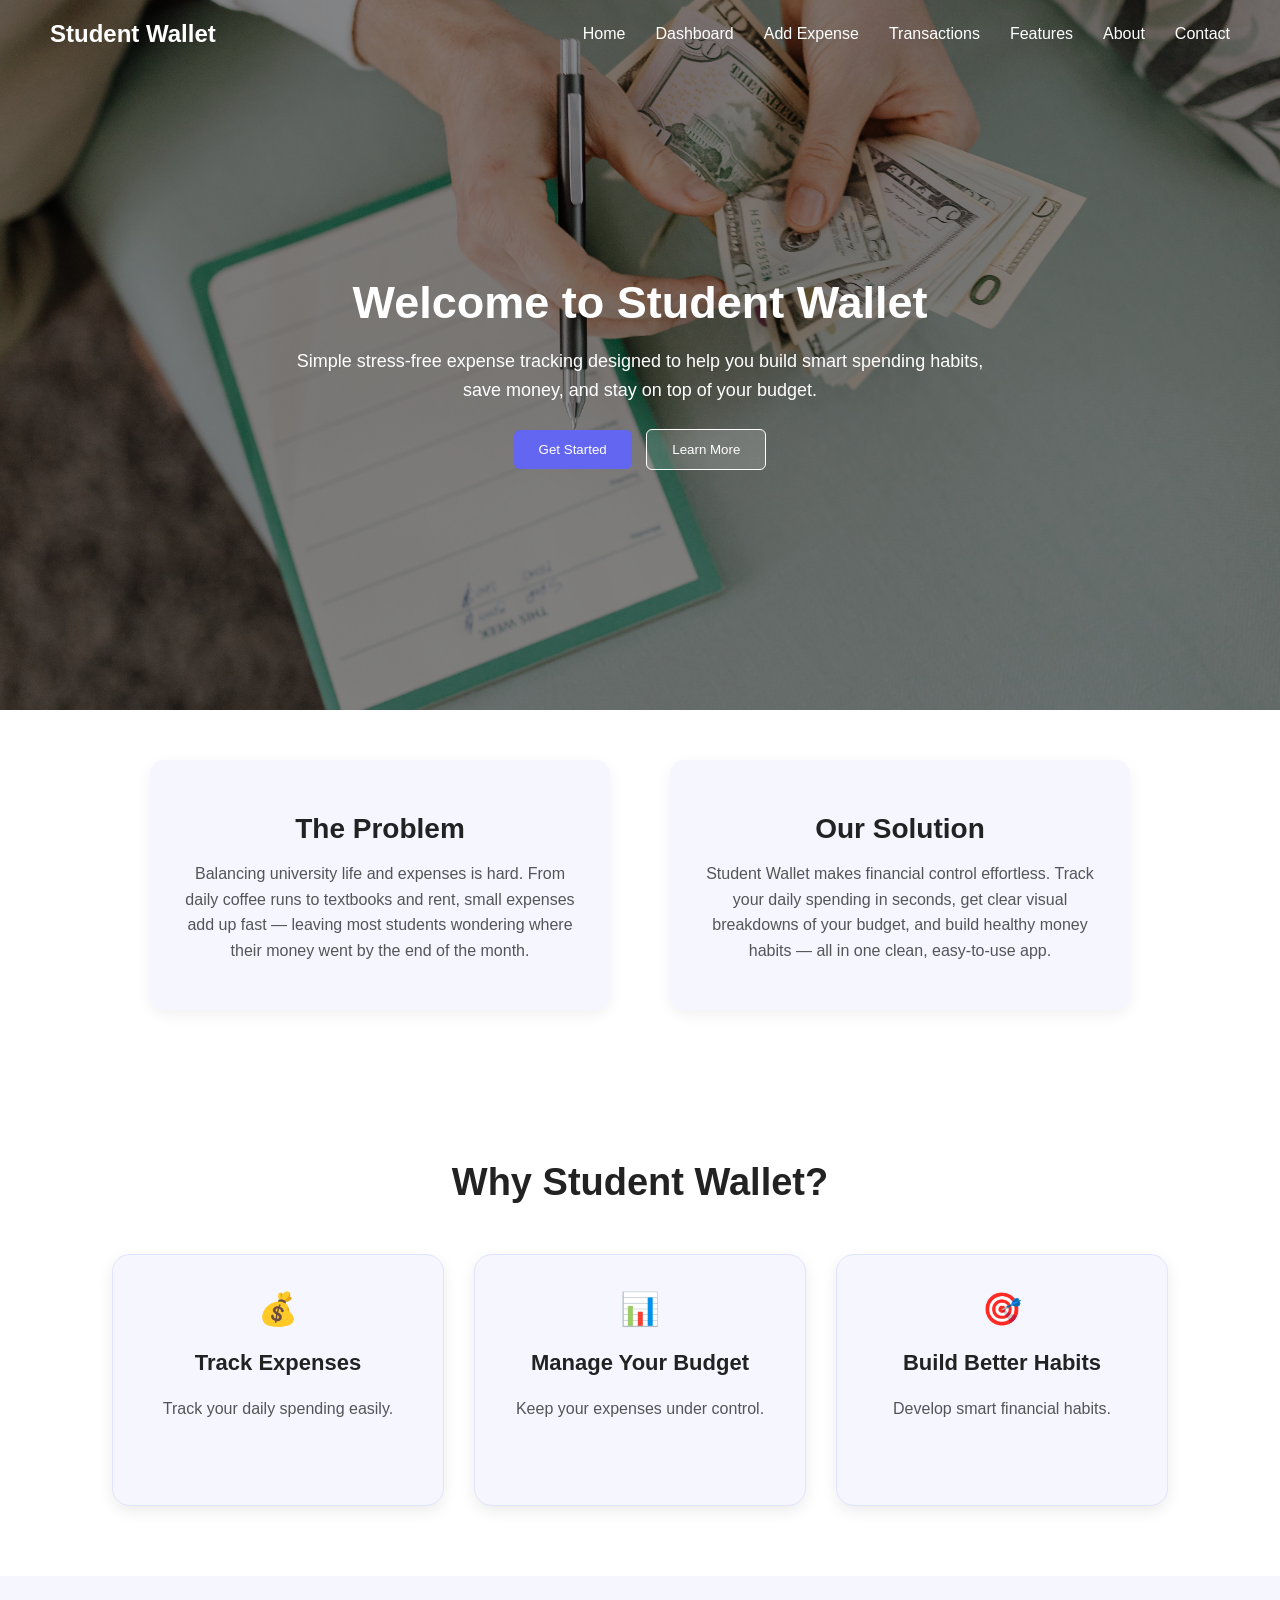
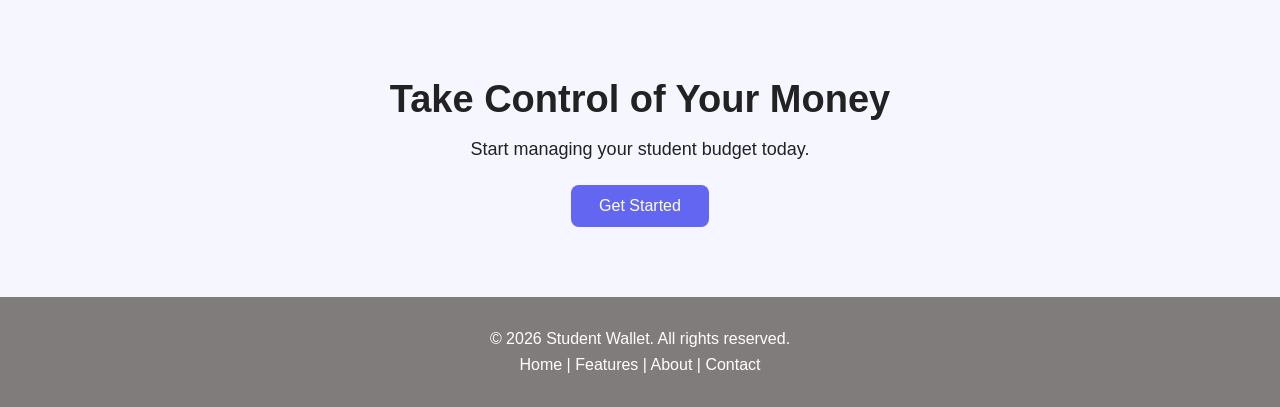
<file: index.html>
<!DOCTYPE html>
<html lang="en">

<head>
  <meta charset="UTF-8">
  <meta name="viewport" content="width=device-width, initial-scale=1.0">
  <title>Student Wallet</title>
  <link rel="stylesheet" href="style.css">
</head>

<body>

  <nav class="navbar">
    <h2>Student Wallet</h2>
    <div class="nav-links">
      <a href="index.html">Home</a>
      <a href="dashboard-folder/index.html">Dashboard</a>
      <a href="Add-Expense/index.html">Add Expense</a>
      <a href="transactions-floder/transactions.html">Transactions</a>
      <a href="#features">Features</a>
      <a href="#about">About</a>
      <a href="#contact">Contact</a>
    </div>
  </nav>

  <section class="hero">
    <div class="caption">
      <h1>Welcome to Student Wallet</h1>
      <p>
        Simple stress-free expense tracking designed to help you build
        smart spending habits, save money, and stay on top of your budget.
      </p>
      <div class="hero-buttons">
        <a href="dashboard-folder/index.html"><button class="btn">Get Started</button></a>
        <button class="btn btn-outline">Learn More</button>
      </div>
    </div>
  </section>

  <section class="main-content" id="about">
    <div class="problem">
      <h2>The Problem</h2>
      <p>
        Balancing university life and expenses is hard. From daily coffee
        runs to textbooks and rent, small expenses add up fast — leaving
        most students wondering where their money went by the end of the month.
      </p>
    </div>

    <div class="solution">
      <h2>Our Solution</h2>
      <p>
        Student Wallet makes financial control effortless. Track your daily
        spending in seconds, get clear visual breakdowns of your budget,
        and build healthy money habits — all in one clean, easy-to-use app.
      </p>
    </div>
  </section>

  <section class="features" id="features">
    <h2>Why Student Wallet?</h2>
    <div class="feature-cards">
      <div class="feature-card">
        <div class="feature-icon">💰</div>
        <h3>Track Expenses</h3>
        <p>Track your daily spending easily.</p>
      </div>

      <div class="feature-card">
        <div class="feature-icon">📊</div>
        <h3>Manage Your Budget</h3>
        <p>Keep your expenses under control.</p>
      </div>

      <div class="feature-card">
        <div class="feature-icon">🎯</div>
        <h3>Build Better Habits</h3> 
        <p>Develop smart financial habits.</p>
      </div>
    </div>
  </section>

  <section class="cta" id="contact">
    <h2>Take Control of Your Money</h2>
    <p>Start managing your student budget today.</p>
    <a href="dashboard-folder/index.html"><button>Get Started</button></a>
  </section>

  <footer>
    <p>© 2026 Student Wallet. All rights reserved.</p>
    <p>Home | Features | About | Contact</p>
  </footer>

</body>

</html>
</file>
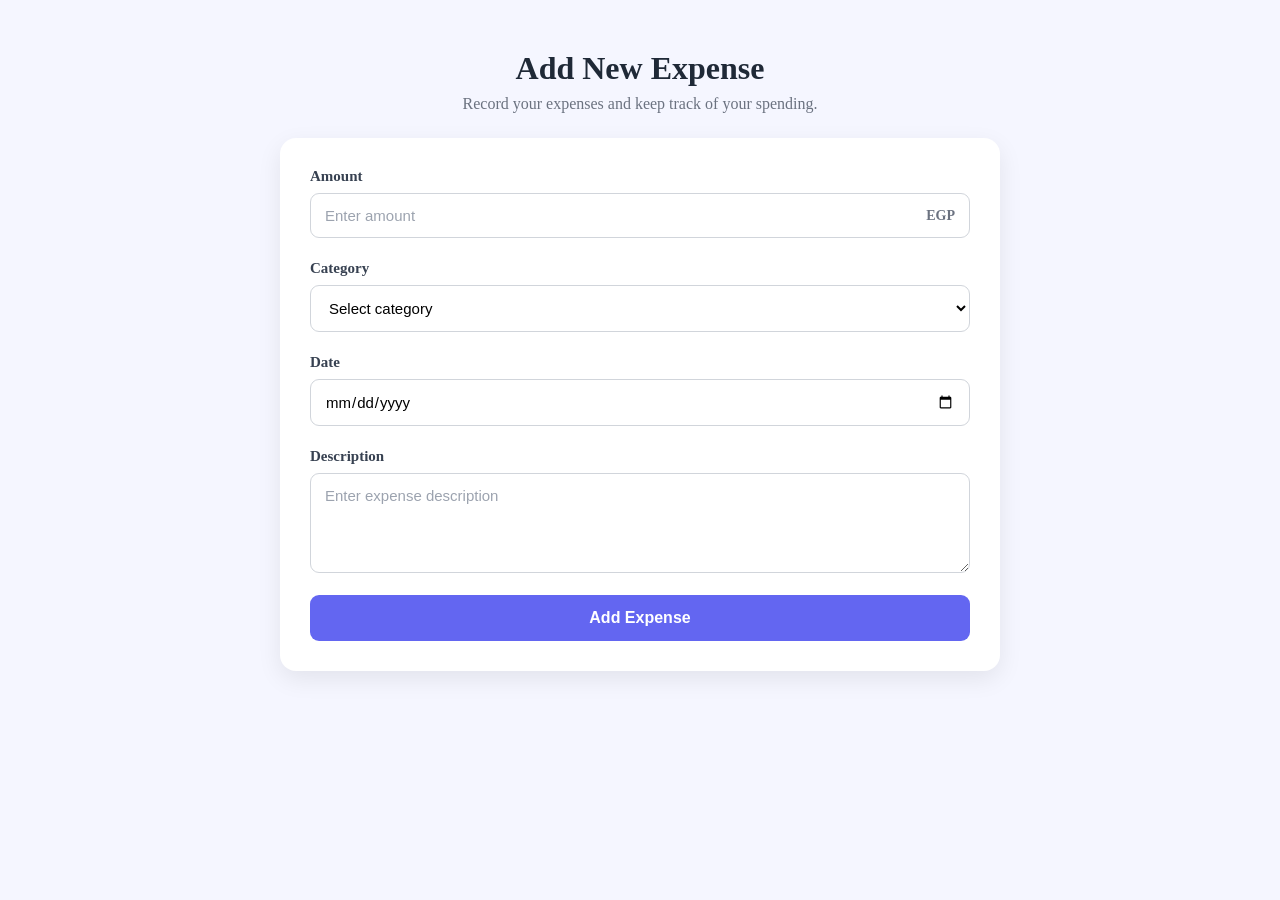
<file: Add-Expense/index.html>
<!DOCTYPE html>
<html lang="en">
<head>
    <meta charset="UTF-8">
    <meta name="viewport" content="width=device-width, initial-scale=1.0">

    <title>Add Expense | Student Wallet</title>

    <link rel="stylesheet" href="style.css">
</head>

<body>

    <section class="add-expense">

        <div class="add-expense-header">
            <h2>Add New Expense</h2>

            <p>
                Record your expenses and keep track of your spending.
            </p>
        </div>


        <form class="expense-form">

        
            <div class="form-group">

                <label for="amount">Amount</label>

                <div class="input-wrapper">

                    <input
                        type="number"
                        id="amount"
                        name="amount"
                        placeholder="Enter amount"
                        min="1"
                        required
                    >

                    <span>EGP</span>

                </div>

                <small class="error-message" id="amountError"></small>

            </div>


            
            <div class="form-group">

                <label for="category">Category</label>

                <select
                    id="category"
                    name="category"
                    required
                >

                    <option value="">Select category</option>

                    <option value="food">Food</option>

                    <option value="transportation">
                        Transportation
                    </option>

                    <option value="education">
                        Education
                    </option>

                    <option value="shopping">
                        Shopping
                    </option>

                </select>

                <small class="error-message" id="categoryError"></small>

            </div>


            
            <div class="form-group">

                <label for="date">Date</label>

                <input
                    type="date"
                    id="date"
                    name="date"
                    required
                >

                <small class="error-message" id="dateError"></small>

            </div>


            
            <div class="form-group">

                <label for="description">Description</label>

                <textarea
                    id="description"
                    name="description"
                    placeholder="Enter expense description"
                    rows="4"
                ></textarea>

            </div>


            
            <button
                type="submit"
                class="add-expense-btn"
            >
                Add Expense
            </button>

        </form>


        <!-- Success Message -->
        <div
            class="success-message"
            id="successMessage"
        >
            Expense added successfully!
        </div>

    </section>


    <script src="script.js"></script>

</body>
</html>
</file>
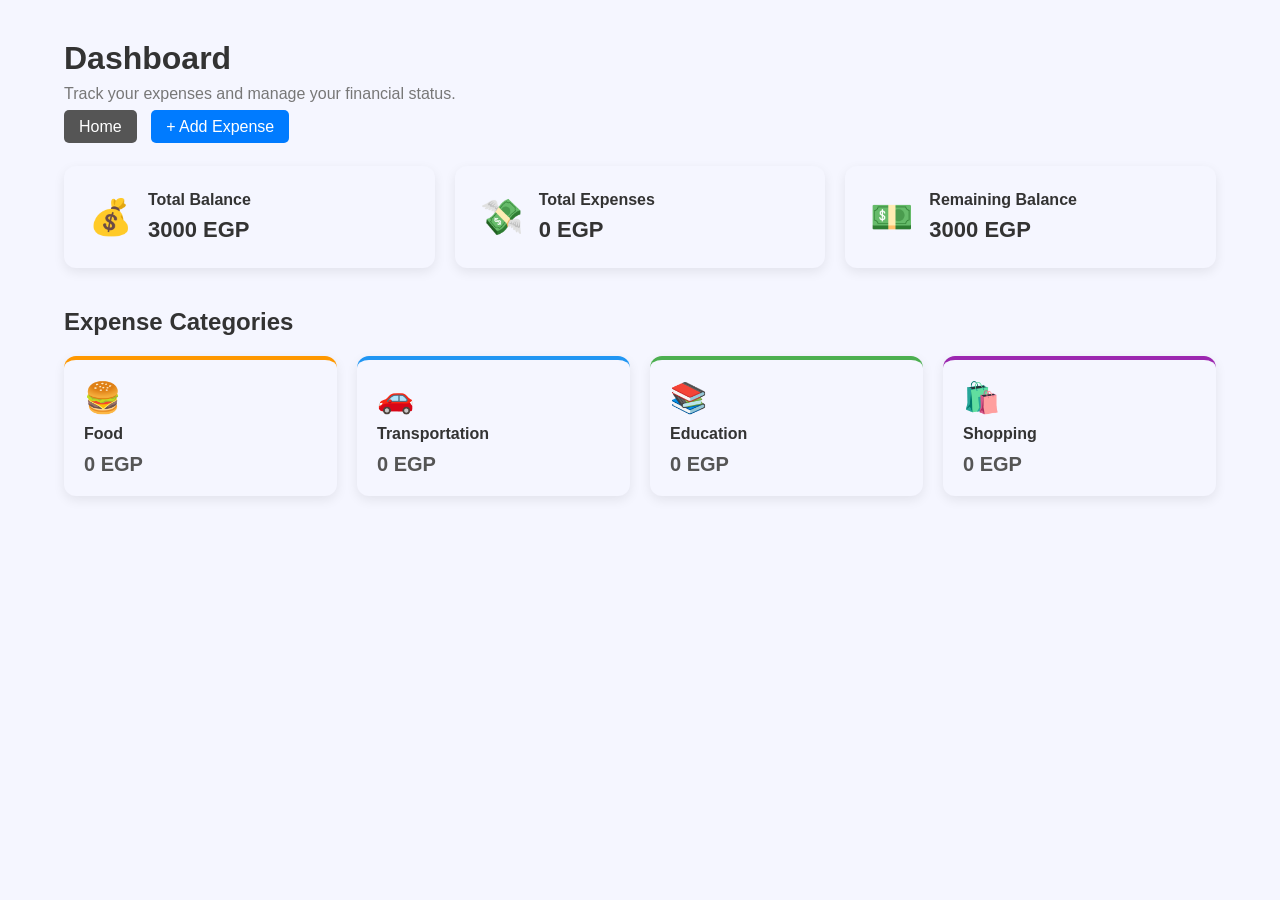
<file: dashboard-folder/index.html>
<!DOCTYPE html>
<html lang="en">
<head>
    <meta charset="UTF-8">
    <meta name="viewport" content="width=device-width, initial-scale=1.0">
    <title>Dashboard</title>

    <link rel="stylesheet" href="css/style.css">
</head>
<body>
    <section class="dashboard">

    <div class="dashboard-header">
        <h1>Dashboard</h1>
        <p>Track your expenses and manage your financial status.</p>
        <div style="margin-top: 15px;">
    <a href="../index.html" style="padding: 8px 15px; background: #555; color: white; text-decoration: none; border-radius: 5px; margin-right: 10px;">Home</a>
    <a href="../Add-Expense/index.html" style="padding: 8px 15px; background: #007bff; color: white; text-decoration: none; border-radius: 5px;">+ Add Expense</a>
</div>
    </div>


<div class="summary-cards">

    <div class="summary-card">
        <div class="card-icon">💰</div>

        <div class="card-content">
            <h3>Total Balance</h3>
            <p id="total-balance">3000 EGP</p>
        </div>
    </div>

    <div class="summary-card">
        <div class="card-icon">💸</div>

        <div class="card-content">
            <h3>Total Expenses</h3>
            <p id="total-expenses">0 EGP</p>
        </div>
    </div>

    <div class="summary-card">
        <div class="card-icon">💵</div>

        <div class="card-content">
            <h3>Remaining Balance</h3>
            <p id="remaining-balance">3000 EGP</p>
        </div>
    </div>

</div>


<section class="expense-categories">

    <h2>Expense Categories</h2>

<div class="category-cards">

    <div class="category-card">
        <div class="category-icon">🍔</div>
        <h3>Food</h3>
        <p id="food-expenses">0 EGP</p>
    </div>

    <div class="category-card">
        <div class="category-icon">🚗</div>
        <h3>Transportation</h3>
        <p id="transportation-expenses">0 EGP</p>
    </div>

    <div class="category-card">
        <div class="category-icon">📚</div>
        <h3>Education</h3>
        <p id="education-expenses">0 EGP</p>
    </div>

    <div class="category-card">
        <div class="category-icon">🛍️</div>
        <h3>Shopping</h3>
        <p id="shopping-expenses">0 EGP</p>
    </div>

</div>
</section>
</section>
<script src="js/script.js"></script>

</body>
</html>
</file>
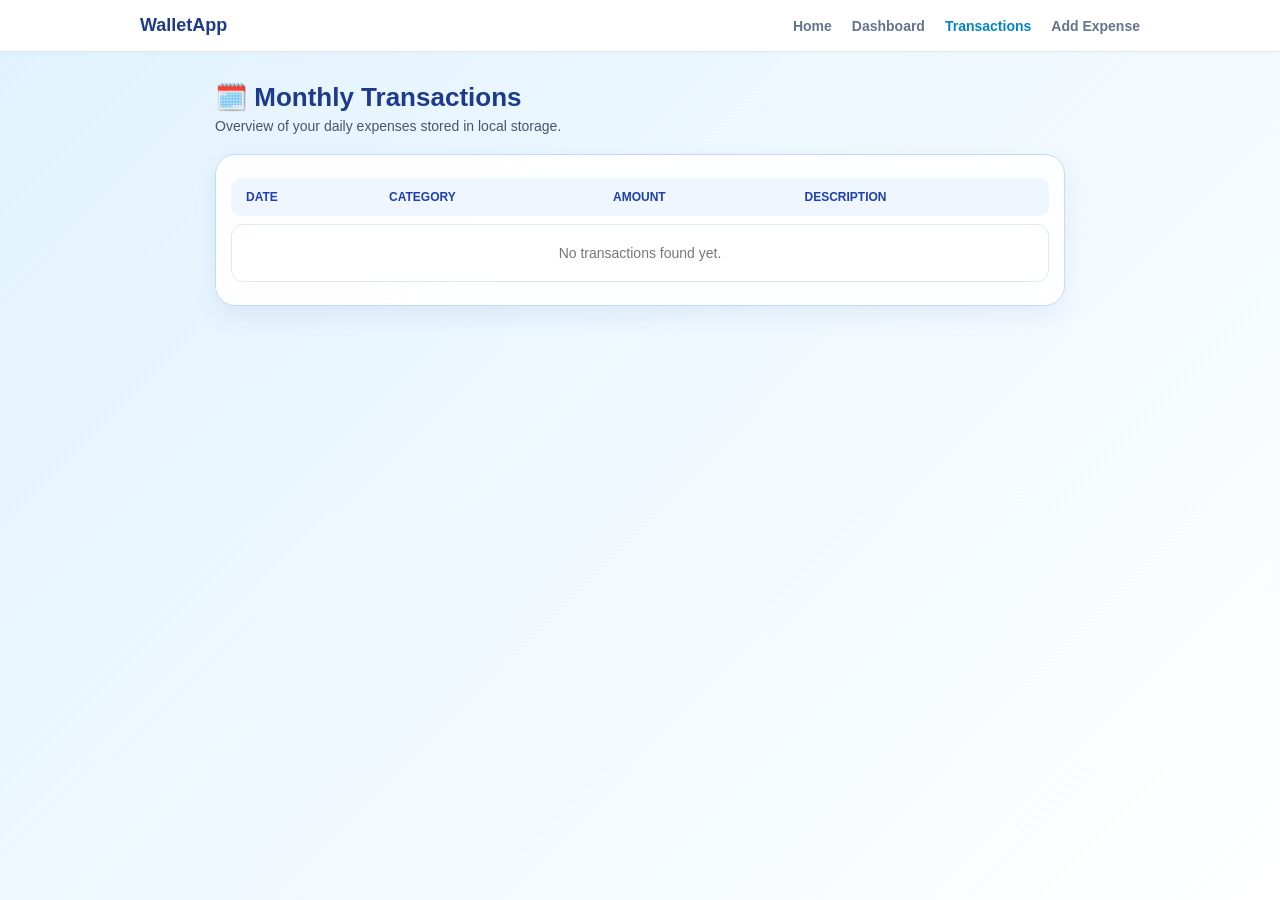
<file: transactions-floder/index.html>
<!DOCTYPE html>
<html lang="en">
<head>
    <meta charset="UTF-8">
    <meta name="viewport" content="width=device-width, initial-scale=1.0">
    <title>Transactions - Student Wallet</title>
    <link rel="stylesheet" href="style.css">
</head>
<body>

    <nav class="navbar">
        <div class="nav-container">
            <span class="logo">WalletApp</span>
            <ul class="nav-links">
                <li><a href="index.html">Home</a></li>
                <li><a href="dashboard.html">Dashboard</a></li>
                <li><a href="transactions.html" class="active">Transactions</a></li>
                <li><a href="add-expense.html">Add Expense</a></li>
            </ul>
        </div>
    </nav>

    <div class="my-container">
        <div class="main-header">
            <h1>🗓️ Monthly Transactions</h1>
            <p>Overview of your daily expenses stored in local storage.</p>
        </div>

        <div class="table-box">
            <table>
                <thead>
                    <tr>
                        <th>DATE</th>
                        <th>CATEGORY</th>
                        <th>AMOUNT</th>
                        <th>DESCRIPTION</th>
                    </tr>
                </thead>
                <tbody id="tableContent">
                </tbody>
            </table>
        </div>
    </div>

    <script src="script.js"></script>
</body>
</html>
</file>
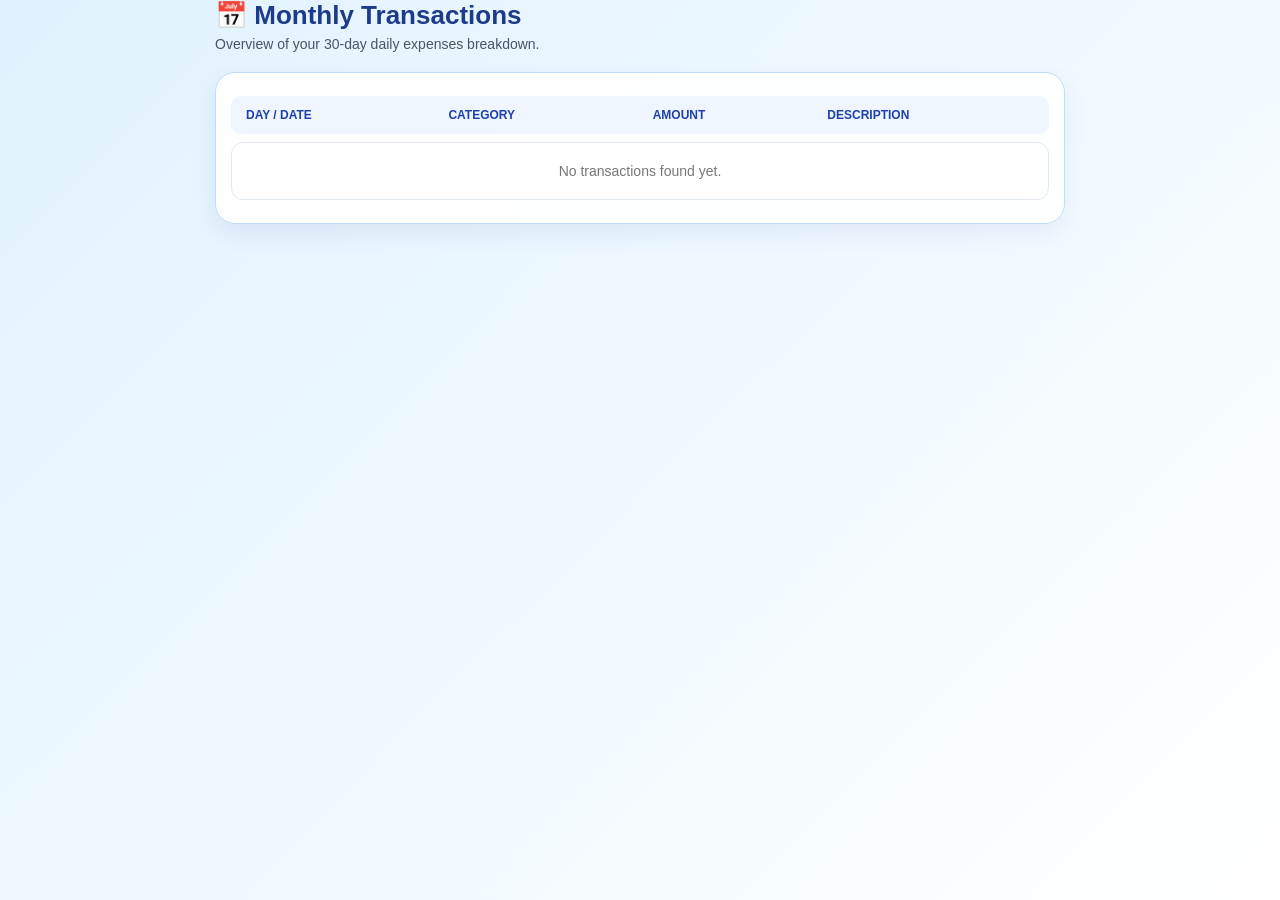
<file: transactions-floder/transactions.html>
<!DOCTYPE html>
<html lang="en">
<head>
    <meta charset="UTF-8">
    <meta name="viewport" content="width=device-width, initial-scale=1.0">
    <title>Transactions</title>
    <link rel="stylesheet" href="style.css">
</head>
<body>

    <div class="my-container">
        <div class="main-header" style="display: flex; justify-content: space-between; align-items: center; flex-wrap: wrap; gap: 15px;">
            <div>
                <h1>📅 Monthly Transactions</h1>
                <p>Overview of your 30-day daily expenses breakdown.</p>
            </div>
            
        </div>

        <div class="table-box">
            <table>
                <thead>
                    <tr>
                        <th>Day / Date</th>
                        <th>Category</th>
                        <th>Amount</th>
                        <th>Description</th>
                    </tr>
                </thead>
                <tbody id="tableContent">
                
                </tbody>
            </table>
        </div>
    </div>

    <script src="script.js"></script>
</body>
</html>
</file>
<file: style.css>
Body {
  font-family: Arial, sans-serif;
  margin: 0;
  color: #222;
}

.navbar {
  display: flex;
  justify-content: space-between;
  align-items: center;
  padding: 20px 50px;

  position: absolute;
  top: 0;
  left: 0;
  width: 100%;
  box-sizing: border-box;

  z-index: 10;
}

.navbar h2 {
  margin: 0;
  font-size: 24px;
  color: white;
}

.nav-links {
  display: flex;
  align-items: center;
  gap: 30px;
}
.nav-links a {
  text-decoration: none;
  color: white;
  transition: color 0.3s ease;
}

.nav-links a:hover {
  color: #6366f1;
}

.nav-links button {
  padding: 10px 20px;
  border: none;
  border-radius: 8px;
  background-color: #6366f1;
  color: white;
  cursor: pointer;
}


.hero {
  background-image:
    linear-gradient(
      rgba(0, 0, 0, 0.45),
      rgba(0, 0, 0, 0.45)
    ),
    url("imge/pexels-karola-g-6328880.jpg");

  background-position: center;
  background-size: cover;
  background-repeat: no-repeat;

  min-height: 70vh;

  display: flex;
  justify-content: center;
  align-items: center;

  text-align: center;
  color: white;

  padding: 40px 20px;
}

.caption {
  max-width: 700px;
}

.caption h1 {
  font-size: 45px;
  margin-bottom: 15px;
}

.caption p {
  font-size: 18px;
  line-height: 1.6;
}

.hero-buttons {
  margin-top: 25px;
}

.btn {
  padding: 12px 25px;
  margin: 0 5px;
  cursor: pointer;

  border: 1px solid white;
  border-radius: 6px;

  background-color: #6366f1;
  color: white;
  border: none;
  transition: all 0.2s ease;
}

.btn:hover {
  opacity: 0.9;
  transform: translateY(-2px);
}

.btn-outline {
  background-color: rgba(255, 255, 255, 0.15);
  color: white;
  border: 1px solid white;
}

.btn-outline:hover {
  background-color: rgba(255, 255, 255, 0.3);
}


.main-content {
  display: flex;
  justify-content: center;
  align-items: stretch;

  gap: 60px;

  padding: 50px 50px;

  background-color: white;
}

.problem,
.solution {
  width: 400px;
  padding: 30px;
  background-color: #f5f6ff;
  border-radius: 15px;
  text-align: center;
  box-shadow: 0 5px 15px rgba(0, 0, 0, 0.06);
}

.problem h2,
.solution h2 {
  font-size: 28px;
  margin-bottom: 15px;
}

.problem p,
.solution p {
  line-height: 1.6;
  color: #555;
}



.features {
  padding: 70px 50px;
  text-align: center;
  background-color: white;
}

.features h2 {
  font-size: 38px;
  margin-bottom: 50px;
}


.feature-cards {
  display: flex;
  justify-content: center;
  align-items: stretch;
  gap: 30px;
}

.feature-card {
  width: 280px;
  min-height: 180px;
  padding: 35px 25px;
  background-color: #f5f6ff;
  border-radius: 18px;
  box-shadow: 0 5px 15px rgba(0, 0, 0, 0.08);
  text-align: center;
  border: 1px solid #e0e4ff;
  
  transition: transform 0.3s ease, box-shadow 0.3s ease;
}

.feature-card:hover {
  transform: translateY(-8px);
  box-shadow: 0 10px 20px rgba(0, 0, 0, 0.12);
}

.feature-card h3 {
  font-size: 22px;
  margin-bottom: 20px;
}

.feature-card p {
  font-size: 16px;
  line-height: 1.6;
  color: #555;
}

.feature-icon {
  font-size: 32px;
  margin-bottom: 12px;
}

.cta {
  text-align: center;
  padding: 70px 20px;
  background-color: #f5f6ff;
}

.cta h2 {
  font-size: 38px;
  margin-bottom: 15px;
}

.cta p {
  font-size: 18px;
  margin-bottom: 25px;
}

.cta button {
  padding: 12px 28px;
  border: none;
  border-radius: 8px;
  background-color: #6366f1;
  color: white;
  font-size: 16px;
  cursor: pointer;
  transition: all 0.2s ease;
}

.cta button:hover {
  opacity: 0.9;
  transform: translateY(-2px);
}

footer {
  text-align: center;
  padding: 25px;
  background-color: #817c7c;
  color: white;
}

footer p {
  margin: 8px;
}
</file>
<file: Add-Expense/style.css>
body{
    background-color:#f5f6ff;
}
.add-expense {
    width: 90%;
    max-width: 720px;
    margin: 50px auto;
}




.add-expense-header {
    margin-bottom: 25px;
    text-align: center;
}

.add-expense-header h2 {
    font-size: 32px;
    margin-bottom: 8px;
    color: #1f2937;
}

.add-expense-header p {
    color: #6b7280;
    font-size: 16px;
    font-weight: 500;
    margin: 0;
}




.expense-form {
    background-color: #ffffff;
    padding: 30px;
    border-radius: 16px;

    box-shadow: 0 8px 25px rgba(0, 0, 0, 0.08);

    display: flex;
    flex-direction: column;
    gap: 22px;
}




.form-group {
    display: flex;
    flex-direction: column;
    gap: 8px;
}

.form-group label {
    font-size: 15px;
    font-weight: 600;
    color: #374151;
}




.form-group input,
.form-group select,
.form-group textarea {
    width: 100%;
    box-sizing: border-box;

    padding: 13px 14px;

    border: 1px solid #d1d5db;
    border-radius: 9px;

    font-size: 15px;
    font-family: Arial, sans-serif;

    background-color: #ffffff;

    transition: 0.3s;
}




.form-group input::placeholder,
.form-group textarea::placeholder {
    color: #9ca3af;
}




.form-group input:focus,
.form-group select:focus,
.form-group textarea:focus {
    outline: none;

    border-color: #6366f1;

    box-shadow: 0 0 0 3px rgba(99, 102, 241, 0.12);
}




.form-group textarea {
    resize: vertical;
    min-height: 100px;
}




.input-wrapper {
    position: relative;
}

.input-wrapper input {
    padding-right: 55px;
}

.input-wrapper span {
    position: absolute;

    right: 15px;
    top: 50%;

    transform: translateY(-50%);

    color: #6b7280;
    font-size: 14px;
    font-weight: 600;
}




.error-message {
    color: #dc2626;
    font-size: 13px;
    display: none;
}




.add-expense-btn {
    width: 100%;

    padding: 14px;

    border: none;
    border-radius: 9px;

    background-color: #6366f1;
    color: white;

    font-size: 16px;
    font-weight: 600;

    cursor: pointer;

    transition: 0.3s;
}

.add-expense-btn:hover {
    background-color: #4f46e5;
    transform: translateY(-1px);
}




.success-message {
    display: none;

    margin-top: 20px;

    padding: 13px 15px;

    background-color: #ecfdf5;
    color: #047857;

    border: 1px solid #a7f3d0;

    border-radius: 9px;

    text-align: center;

    font-size: 14px;
    font-weight: 600;
}

.success-message.show {
    display: block;
    animation: showMessage 0.3s ease;
}




@keyframes showMessage {

    from {
        opacity: 0;
        transform: translateY(-5px);
    }

    to {
        opacity: 1;
        transform: translateY(0);
    }

}




@media (max-width: 768px) {

    .add-expense {
        width: 90%;
        margin: 30px auto;
    }

    .add-expense-header h2 {
        font-size: 28px;
    }

    .expense-form {
        padding: 22px;
        gap: 18px;
    }

}


@media (max-width: 480px) {

    .add-expense {
        width: 92%;
    }

    .add-expense-header h2 {
        font-size: 25px;
    }

    .add-expense-header p {
        font-size: 14px;
    }

    .expense-form {
        padding: 18px;
        border-radius: 12px;
    }

    .form-group input,
    .form-group select,
    .form-group textarea {
        padding: 12px;
    }

    .add-expense-btn {
        padding: 13px;
    }
  .back-btn {
    display: inline-block;
    font-family: Arial, sans-serif;
    font-size: 14px;
    font-weight: 600;
    text-decoration: none;
    background-color: #6366f1;
    color: white;
    padding: 10px 18px;
    border-radius: 9px;
    transition: 0.3s;
    margin-bottom: 15px;
}

.back-btn:hover {
    background-color: #4f46e5;
    transform: translateY(-1px);
}


}
</file>
<file: dashboard-folder/css/style.css>
* {
    margin: 0;
    padding: 0;
    box-sizing: border-box;
}

body {
    font-family: Arial, sans-serif;
    background-color: #f5f6ff;
    color: #333;
}

.navbar {
    display: flex;
    justify-content: space-between;
    align-items: center;
    padding: 20px 50px;
    background-color: #222;
    width: 100%;
    box-sizing: border-box;
}

.navbar h2 {
    margin: 0;
    font-size: 24px;
    color: white;
}

.nav-links {
    display: flex;
    align-items: center;
    gap: 25px;
    list-style: none;
}

.nav-links a {
    text-decoration: none;
    color: white;
    font-size: 16px;
    font-weight: 500;
    transition: color 0.3s ease;
}

.nav-links a:hover {
    color: #6366f1;
}

.dashboard {
    width: 90%;
    max-width: 1200px;
    margin: 40px auto;
}

.dashboard-header {
    margin-bottom: 30px;
}

.dashboard-header h1 {
    font-size: 32px;
    margin-bottom: 8px;
}

.dashboard-header p {
    color: #777;
    font-size: 16px;
}

.summary-cards {
    display: grid;
    grid-template-columns: repeat(3, 1fr);
    gap: 20px;
}

.summary-card {
    background-color: #f5f6ff;
    padding: 25px;
    border-radius: 12px;
    box-shadow: 0 4px 12px rgba(0, 0, 0, 0.08);
    display: flex;
    align-items: center;
    gap: 15px;
}

.card-icon {
    font-size: 35px;
}

.card-content h3 {
    font-size: 16px;
    margin-bottom: 8px;
}

.card-content p {
    font-size: 22px;
    font-weight: bold;
}

.expense-categories {
    margin-top: 40px;
}

.expense-categories h2 {
    font-size: 24px;
    margin-bottom: 20px;
}

.category-cards {
    display: grid;
    grid-template-columns: repeat(4, 1fr);
    gap: 20px;
}

.category-card {
    background-color: #f5f6ff;
    padding: 20px;
    border-radius: 12px;
    box-shadow: 0 4px 12px rgba(0, 0, 0, 0.08);
}

.category-card h3 {
    font-size: 16px;
    margin-bottom: 10px;
}

.category-card p {
    font-size: 20px;
    font-weight: bold;
    color: #555;
}

.summary-card:hover,
.category-card:hover {
    transform: translateY(-5px);
    box-shadow: 0 8px 20px rgba(0, 0, 0, 0.12);
}

.summary-card,
.category-card {
    transition: 0.3s;
}

@media (max-width: 768px) {
    .summary-cards {
        grid-template-columns: 1fr;
    }

    .category-cards {
        grid-template-columns: 1fr;
    }

    .navbar {
        padding: 15px 20px;
        flex-direction: column;
        gap: 15px;
    }

    .nav-links {
        gap: 15px;
        flex-wrap: wrap;
        justify-content: center;
    }
}

.category-card:nth-child(1) {
    border-top: 4px solid #ff9800;
}

.category-card:nth-child(2) {
    border-top: 4px solid #2196f3;
}

.category-card:nth-child(3) {
    border-top: 4px solid #4caf50;
}

.category-card:nth-child(4) {
    border-top: 4px solid #9c27b0;
}

.category-icon {
    font-size: 30px;
    margin-bottom: 10px;
}

.category-card h3 {
    color: #333;
}
</file>
<file: transactions-floder/style.css>
* {
    margin: 0;
    padding: 0;
    box-sizing: border-box;
    font-family: sans-serif;
}

body {
    background: linear-gradient(135deg, #e0f2fe 0%, #f0f9ff 50%, #ffffff 100%);
    background-attachment: fixed;
    min-height: 100vh;
    padding-bottom: 40px;
}

.navbar {
    background-color: #ffffff;
    border-bottom: 1px solid #e2e8f0;
    padding: 15px 30px;
    margin-bottom: 30px;
    box-shadow: 0 2px 4px rgba(0,0,0,0.02);
}

.nav-container {
    max-width: 1000px;
    margin: 0 auto;
    display: flex;
    justify-content: space-between;
    align-items: center;
}

.logo {
    font-weight: bold;
    color: #1e3a8a;
    font-size: 18px;
}

.nav-links {
    list-style: none;
    display: flex;
    gap: 20px;
}

.nav-links a {
    text-decoration: none;
    color: #64748b;
    font-size: 14px;
    font-weight: 600;
}

.nav-links a:hover, .nav-links a.active {
    color: #0284c7;
}

.my-container {
    width: 90%;
    max-width: 850px;
    margin: 0 auto;
}

.main-header {
    margin-bottom: 20px;
    color: #1e3a8a;
}

.main-header h1 {
    font-size: 26px;
    margin-bottom: 5px;
}

.main-header p {
    color: #475569;
    font-size: 14px;
}

.table-box {
    background-color: rgba(255, 255, 255, 0.95);
    border-radius: 20px;
    padding: 15px;
    border: 1.5px solid #bfdbfe;
    box-shadow: 0px 10px 25px rgba(30, 58, 138, 0.08);
    overflow-x: auto;
}

table {
    width: 100%;
    border-collapse: separate;
    border-spacing: 0 8px;
}

th {
    background-color: #eff6ff;
    color: #1e40af;
    padding: 12px 15px;
    font-size: 12px;
    font-weight: bold;
    text-transform: uppercase;
    text-align: left;
}

th:first-child {
    border-top-left-radius: 10px;
    border-bottom-left-radius: 10px;
}

th:last-child {
    border-top-right-radius: 10px;
    border-bottom-right-radius: 10px;
}

tbody tr {
    background-color: #ffffff;
}

td {
    padding: 12px 15px;
    font-size: 14px;
    color: #334155;
    border-top: 1.5px solid #e2e8f0;
    border-bottom: 1.5px solid #e2e8f0;
    text-align: left;
}

td:first-child {
    border-left: 1.5px solid #e2e8f0;
    border-top-left-radius: 12px;
    border-bottom-left-radius: 12px;
}

td:last-child {
    border-right: 1.5px solid #e2e8f0;
    border-top-right-radius: 12px;
    border-bottom-right-radius: 12px;
}

.badge-cat {
    padding: 4px 10px;
    border-radius: 15px;
    font-size: 12px;
    font-weight: bold;
    background-color: #dbeafe;
    color: #1d4ed8;
}

.price-text {
    font-weight: bold;
    color: #dc2626;
}

.no-data {
    text-align: center !important;
    padding: 25px !important;
    color: #64748b;
}
</file>
